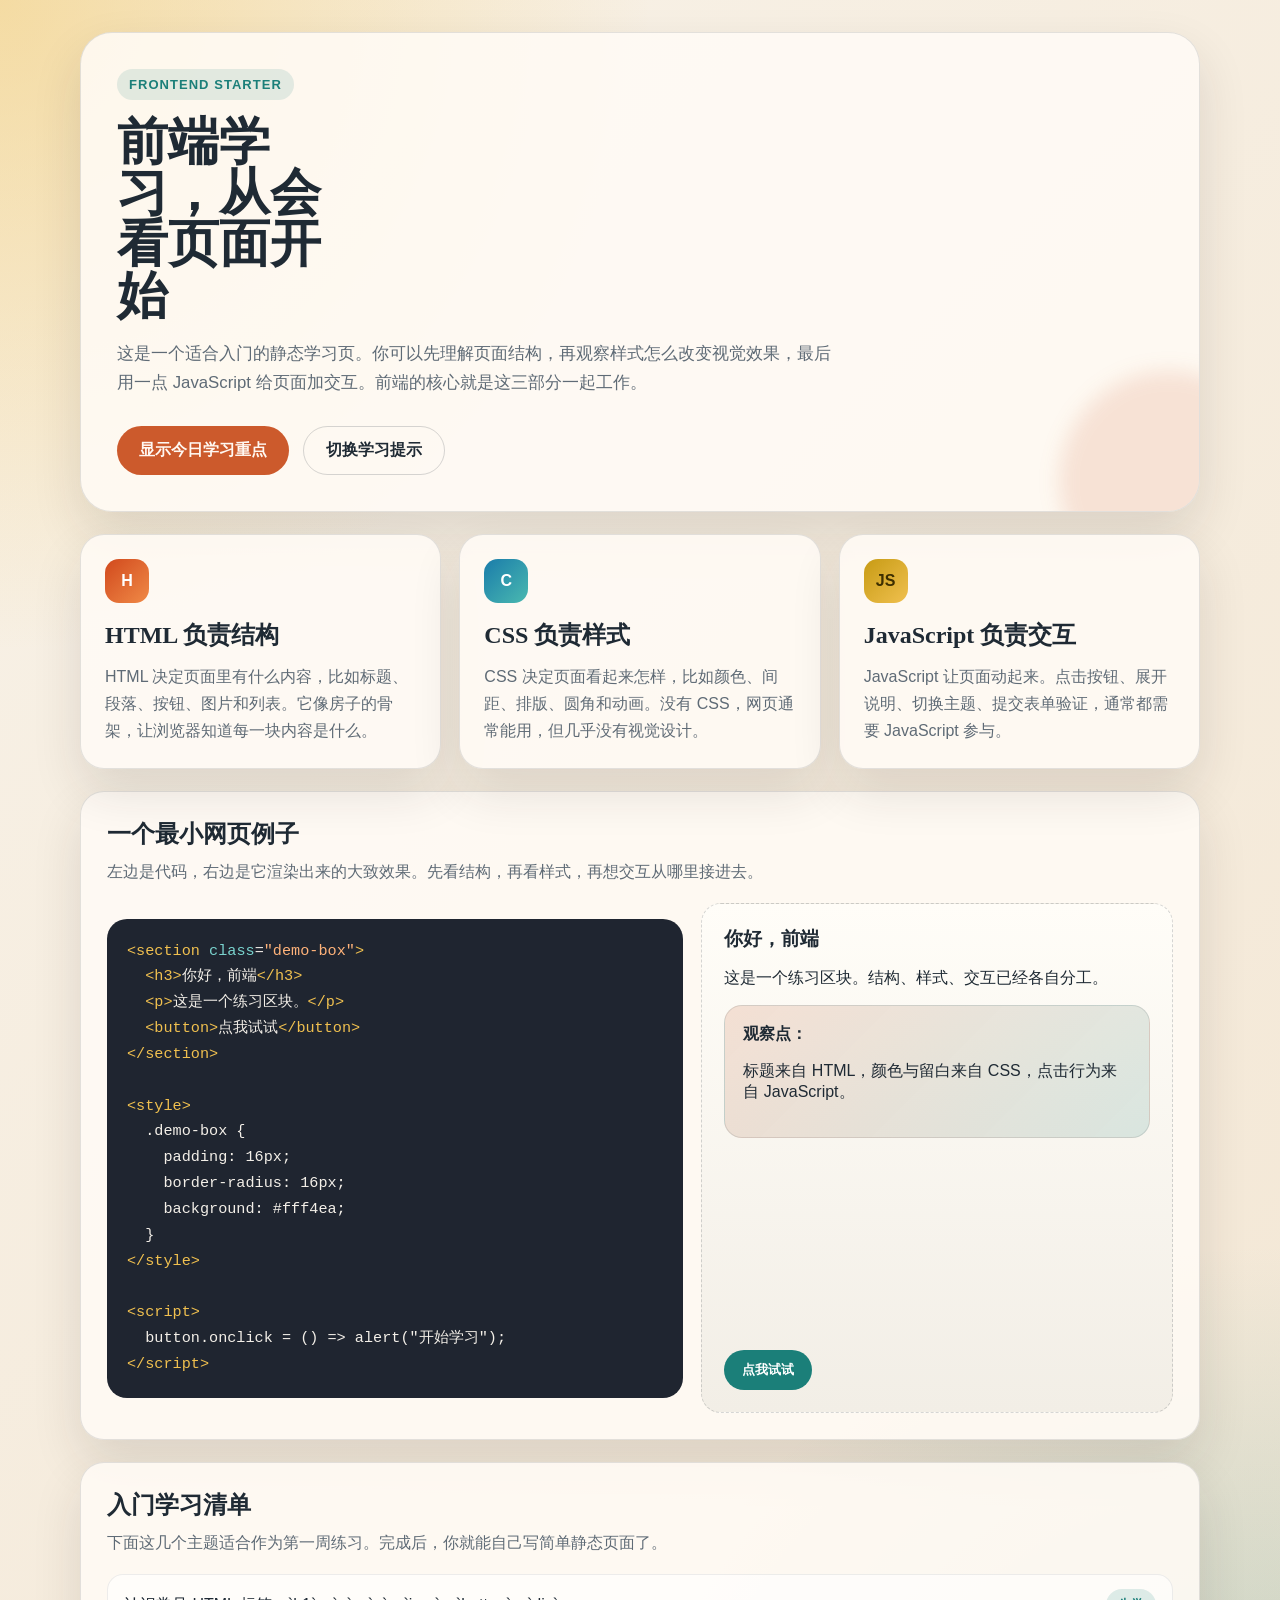
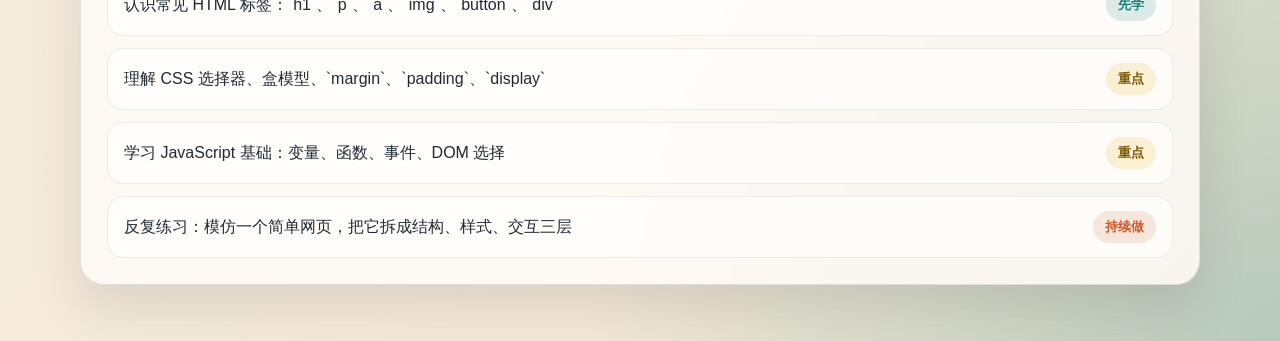
<file: index.html>
<!DOCTYPE html>
<html lang="zh-CN">
<head>
  <meta charset="UTF-8">
  <meta name="viewport" content="width=device-width, initial-scale=1.0">
  <title>前端学习起步页</title>
  <style>
    :root {
      --bg: #f5efe4;
      --paper: rgba(255, 251, 245, 0.88);
      --ink: #1f2a34;
      --muted: #5f6b76;
      --line: rgba(31, 42, 52, 0.12);
      --accent: #cc5a2c;
      --accent-2: #1b7f79;
      --accent-3: #f0c04f;
      --shadow: 0 22px 50px rgba(42, 37, 30, 0.12);
      --radius: 24px;
    }

    * {
      box-sizing: border-box;
    }

    body {
      margin: 0;
      font-family: "Segoe UI", "PingFang SC", "Microsoft YaHei", sans-serif;
      color: var(--ink);
      background:
        radial-gradient(circle at top left, rgba(240, 192, 79, 0.45), transparent 28%),
        radial-gradient(circle at bottom right, rgba(27, 127, 121, 0.28), transparent 30%),
        linear-gradient(135deg, #f8f2e8 0%, #f3e6d3 100%);
      min-height: 100vh;
    }

    .page {
      width: min(1120px, calc(100% - 32px));
      margin: 0 auto;
      padding: 32px 0 56px;
    }

    .hero {
      background: var(--paper);
      border: 1px solid var(--line);
      border-radius: calc(var(--radius) + 8px);
      box-shadow: var(--shadow);
      overflow: hidden;
      position: relative;
      padding: 36px;
    }

    .hero::after {
      content: "";
      position: absolute;
      inset: auto -80px -80px auto;
      width: 220px;
      height: 220px;
      border-radius: 50%;
      background: rgba(204, 90, 44, 0.14);
      filter: blur(10px);
    }

    .eyebrow {
      display: inline-block;
      padding: 8px 12px;
      border-radius: 999px;
      background: rgba(27, 127, 121, 0.12);
      color: var(--accent-2);
      font-size: 13px;
      font-weight: 700;
      letter-spacing: 0.08em;
      text-transform: uppercase;
    }

    h1, h2, h3 {
      font-family: Georgia, "Times New Roman", serif;
      margin: 0;
    }

    h1 {
      font-size: clamp(2.2rem, 4vw, 4rem);
      line-height: 1;
      margin-top: 16px;
      max-width: 9ch;
    }

    .hero p {
      max-width: 720px;
      color: var(--muted);
      font-size: 1.05rem;
      line-height: 1.75;
      margin: 18px 0 0;
    }

    .hero-actions {
      display: flex;
      flex-wrap: wrap;
      gap: 14px;
      margin-top: 28px;
    }

    .btn {
      border: none;
      border-radius: 999px;
      padding: 13px 22px;
      font-size: 0.98rem;
      font-weight: 700;
      cursor: pointer;
      transition: transform 0.25s ease, box-shadow 0.25s ease, background 0.25s ease;
    }

    .btn:hover {
      transform: translateY(-2px);
      box-shadow: 0 12px 24px rgba(31, 42, 52, 0.14);
    }

    .btn-primary {
      background: var(--accent);
      color: #fff8f2;
    }

    .btn-secondary {
      background: transparent;
      color: var(--ink);
      border: 1px solid rgba(31, 42, 52, 0.18);
    }

    .grid {
      display: grid;
      grid-template-columns: repeat(12, 1fr);
      gap: 18px;
      margin-top: 22px;
    }

    .card {
      grid-column: span 4;
      background: var(--paper);
      border: 1px solid var(--line);
      border-radius: var(--radius);
      box-shadow: var(--shadow);
      padding: 24px;
      transform: translateY(24px);
      opacity: 0;
      animation: float-in 0.7s ease forwards;
    }

    .card:nth-child(2) {
      animation-delay: 0.12s;
    }

    .card:nth-child(3) {
      animation-delay: 0.24s;
    }

    .card-mark {
      width: 44px;
      height: 44px;
      border-radius: 14px;
      display: grid;
      place-items: center;
      color: white;
      font-weight: 800;
      margin-bottom: 16px;
    }

    .mark-html {
      background: linear-gradient(135deg, #d1491d, #f08a47);
    }

    .mark-css {
      background: linear-gradient(135deg, #1a7caa, #4ab9b0);
    }

    .mark-js {
      background: linear-gradient(135deg, #c79b14, #f0c04f);
      color: #3d2f00;
    }

    .card p {
      color: var(--muted);
      line-height: 1.7;
      margin: 12px 0 0;
    }

    .code-lab,
    .checklist {
      margin-top: 22px;
      background: var(--paper);
      border: 1px solid var(--line);
      border-radius: var(--radius);
      box-shadow: var(--shadow);
      padding: 26px;
    }

    .section-head {
      display: flex;
      justify-content: space-between;
      align-items: flex-start;
      gap: 16px;
      margin-bottom: 18px;
    }

    .section-head p {
      margin: 8px 0 0;
      color: var(--muted);
      max-width: 680px;
      line-height: 1.7;
    }

    .lab-layout {
      display: grid;
      grid-template-columns: 1.1fr 0.9fr;
      gap: 18px;
    }

    .snippet {
      background: #1f2530;
      color: #f3efe8;
      border-radius: 20px;
      padding: 20px;
      overflow: auto;
      font-size: 0.95rem;
      line-height: 1.7;
      min-height: 280px;
    }

    .snippet .tag {
      color: #f0c04f;
    }

    .snippet .attr {
      color: #7ad4cf;
    }

    .snippet .value {
      color: #ffb37a;
    }

    .preview {
      border-radius: 20px;
      padding: 22px;
      background: linear-gradient(180deg, #fffdf8, #f2eee6);
      border: 1px dashed rgba(31, 42, 52, 0.18);
      min-height: 280px;
      display: flex;
      flex-direction: column;
      justify-content: space-between;
    }

    .demo-box {
      background: linear-gradient(135deg, rgba(204, 90, 44, 0.16), rgba(27, 127, 121, 0.14));
      border: 1px solid rgba(31, 42, 52, 0.12);
      border-radius: 18px;
      padding: 18px;
      margin-top: 16px;
    }

    .preview button {
      align-self: flex-start;
      border: none;
      background: var(--accent-2);
      color: white;
      border-radius: 999px;
      padding: 11px 18px;
      font-weight: 700;
      cursor: pointer;
    }

    .checklist ul {
      list-style: none;
      padding: 0;
      margin: 18px 0 0;
      display: grid;
      gap: 12px;
    }

    .checklist li {
      padding: 14px 16px;
      border-radius: 16px;
      background: rgba(255, 255, 255, 0.62);
      border: 1px solid rgba(31, 42, 52, 0.08);
      display: flex;
      justify-content: space-between;
      gap: 18px;
      align-items: center;
    }

    .pill {
      font-size: 0.82rem;
      font-weight: 700;
      padding: 7px 12px;
      border-radius: 999px;
      white-space: nowrap;
    }

    .pill.easy {
      background: rgba(27, 127, 121, 0.14);
      color: var(--accent-2);
    }

    .pill.medium {
      background: rgba(240, 192, 79, 0.22);
      color: #7a5600;
    }

    .pill.keep {
      background: rgba(204, 90, 44, 0.14);
      color: var(--accent);
    }

    .note {
      margin-top: 18px;
      padding: 16px 18px;
      border-left: 4px solid var(--accent);
      background: rgba(204, 90, 44, 0.08);
      border-radius: 0 16px 16px 0;
      line-height: 1.7;
      color: var(--muted);
    }

    .hidden {
      display: none;
    }

    @keyframes float-in {
      to {
        opacity: 1;
        transform: translateY(0);
      }
    }

    @media (max-width: 920px) {
      .card {
        grid-column: span 12;
      }

      .lab-layout {
        grid-template-columns: 1fr;
      }
    }

    @media (max-width: 640px) {
      .page {
        width: min(100% - 20px, 1120px);
        padding-top: 20px;
      }

      .hero,
      .card,
      .code-lab,
      .checklist {
        padding: 20px;
        border-radius: 20px;
      }

      h1 {
        max-width: 100%;
      }

      .section-head {
        flex-direction: column;
      }

      .checklist li {
        flex-direction: column;
        align-items: flex-start;
      }
    }
  </style>
</head>
<body>
  <main class="page">
    <section class="hero">
      <span class="eyebrow">Frontend Starter</span>
      <h1>前端学习，从会看页面开始</h1>
      <p>
        这是一个适合入门的静态学习页。你可以先理解页面结构，再观察样式怎么改变视觉效果，最后用一点 JavaScript
        给页面加交互。前端的核心就是这三部分一起工作。
      </p>
      <div class="hero-actions">
        <button class="btn btn-primary" id="focusBtn">显示今日学习重点</button>
        <button class="btn btn-secondary" id="toggleBtn">切换学习提示</button>
      </div>
      <div class="note hidden" id="studyNote">
        建议顺序：先学 HTML 语义标签，再学 CSS 盒模型与布局，最后学 JavaScript 如何选中元素并响应点击事件。
      </div>
    </section>

    <section class="grid">
      <article class="card">
        <div class="card-mark mark-html">H</div>
        <h2>HTML 负责结构</h2>
        <p>
          HTML 决定页面里有什么内容，比如标题、段落、按钮、图片和列表。它像房子的骨架，让浏览器知道每一块内容是什么。
        </p>
      </article>
      <article class="card">
        <div class="card-mark mark-css">C</div>
        <h2>CSS 负责样式</h2>
        <p>
          CSS 决定页面看起来怎样，比如颜色、间距、排版、圆角和动画。没有 CSS，网页通常能用，但几乎没有视觉设计。
        </p>
      </article>
      <article class="card">
        <div class="card-mark mark-js">JS</div>
        <h2>JavaScript 负责交互</h2>
        <p>
          JavaScript 让页面动起来。点击按钮、展开说明、切换主题、提交表单验证，通常都需要 JavaScript 参与。
        </p>
      </article>
    </section>

    <section class="code-lab">
      <div class="section-head">
        <div>
          <h2>一个最小网页例子</h2>
          <p>左边是代码，右边是它渲染出来的大致效果。先看结构，再看样式，再想交互从哪里接进去。</p>
        </div>
      </div>
      <div class="lab-layout">
        <pre class="snippet"><code><span class="tag">&lt;section</span> <span class="attr">class</span>=<span class="value">"demo-box"</span><span class="tag">&gt;</span>
  <span class="tag">&lt;h3&gt;</span>你好，前端<span class="tag">&lt;/h3&gt;</span>
  <span class="tag">&lt;p&gt;</span>这是一个练习区块。<span class="tag">&lt;/p&gt;</span>
  <span class="tag">&lt;button&gt;</span>点我试试<span class="tag">&lt;/button&gt;</span>
<span class="tag">&lt;/section&gt;</span>

<span class="tag">&lt;style&gt;</span>
  .demo-box {
    padding: 16px;
    border-radius: 16px;
    background: #fff4ea;
  }
<span class="tag">&lt;/style&gt;</span>

<span class="tag">&lt;script&gt;</span>
  button.onclick = () =&gt; alert("开始学习");
<span class="tag">&lt;/script&gt;</span></code></pre>

        <div class="preview">
          <div>
            <h3>你好，前端</h3>
            <p>这是一个练习区块。结构、样式、交互已经各自分工。</p>
            <div class="demo-box">
              <strong>观察点：</strong>
              <p>标题来自 HTML，颜色与留白来自 CSS，点击行为来自 JavaScript。</p>
            </div>
          </div>
          <button id="demoBtn">点我试试</button>
        </div>
      </div>
    </section>

    <section class="checklist">
      <div class="section-head">
        <div>
          <h2>入门学习清单</h2>
          <p>下面这几个主题适合作为第一周练习。完成后，你就能自己写简单静态页面了。</p>
        </div>
      </div>
      <ul>
        <li>
          <span>认识常见 HTML 标签：`h1`、`p`、`a`、`img`、`button`、`div`</span>
          <span class="pill easy">先学</span>
        </li>
        <li>
          <span>理解 CSS 选择器、盒模型、`margin`、`padding`、`display`</span>
          <span class="pill medium">重点</span>
        </li>
        <li>
          <span>学习 JavaScript 基础：变量、函数、事件、DOM 选择</span>
          <span class="pill medium">重点</span>
        </li>
        <li>
          <span>反复练习：模仿一个简单网页，把它拆成结构、样式、交互三层</span>
          <span class="pill keep">持续做</span>
        </li>
      </ul>
    </section>
  </main>

  <script>
    const studyNote = document.getElementById("studyNote");
    const focusBtn = document.getElementById("focusBtn");
    const toggleBtn = document.getElementById("toggleBtn");
    const demoBtn = document.getElementById("demoBtn");

    focusBtn.addEventListener("click", () => {
      studyNote.classList.remove("hidden");
      studyNote.textContent = "今日学习重点：HTML 语义标签、CSS 盒模型、JavaScript 点击事件。";
    });

    toggleBtn.addEventListener("click", () => {
      studyNote.classList.toggle("hidden");
      if (!studyNote.classList.contains("hidden")) {
        studyNote.textContent = "提示：看网页时多用浏览器开发者工具，边改边学会更快。";
      }
    });

    demoBtn.addEventListener("click", () => {
      demoBtn.textContent = "你已经触发了交互";
      demoBtn.style.background = "#cc5a2c";
    });
  </script>
</body>
</html>
</file>
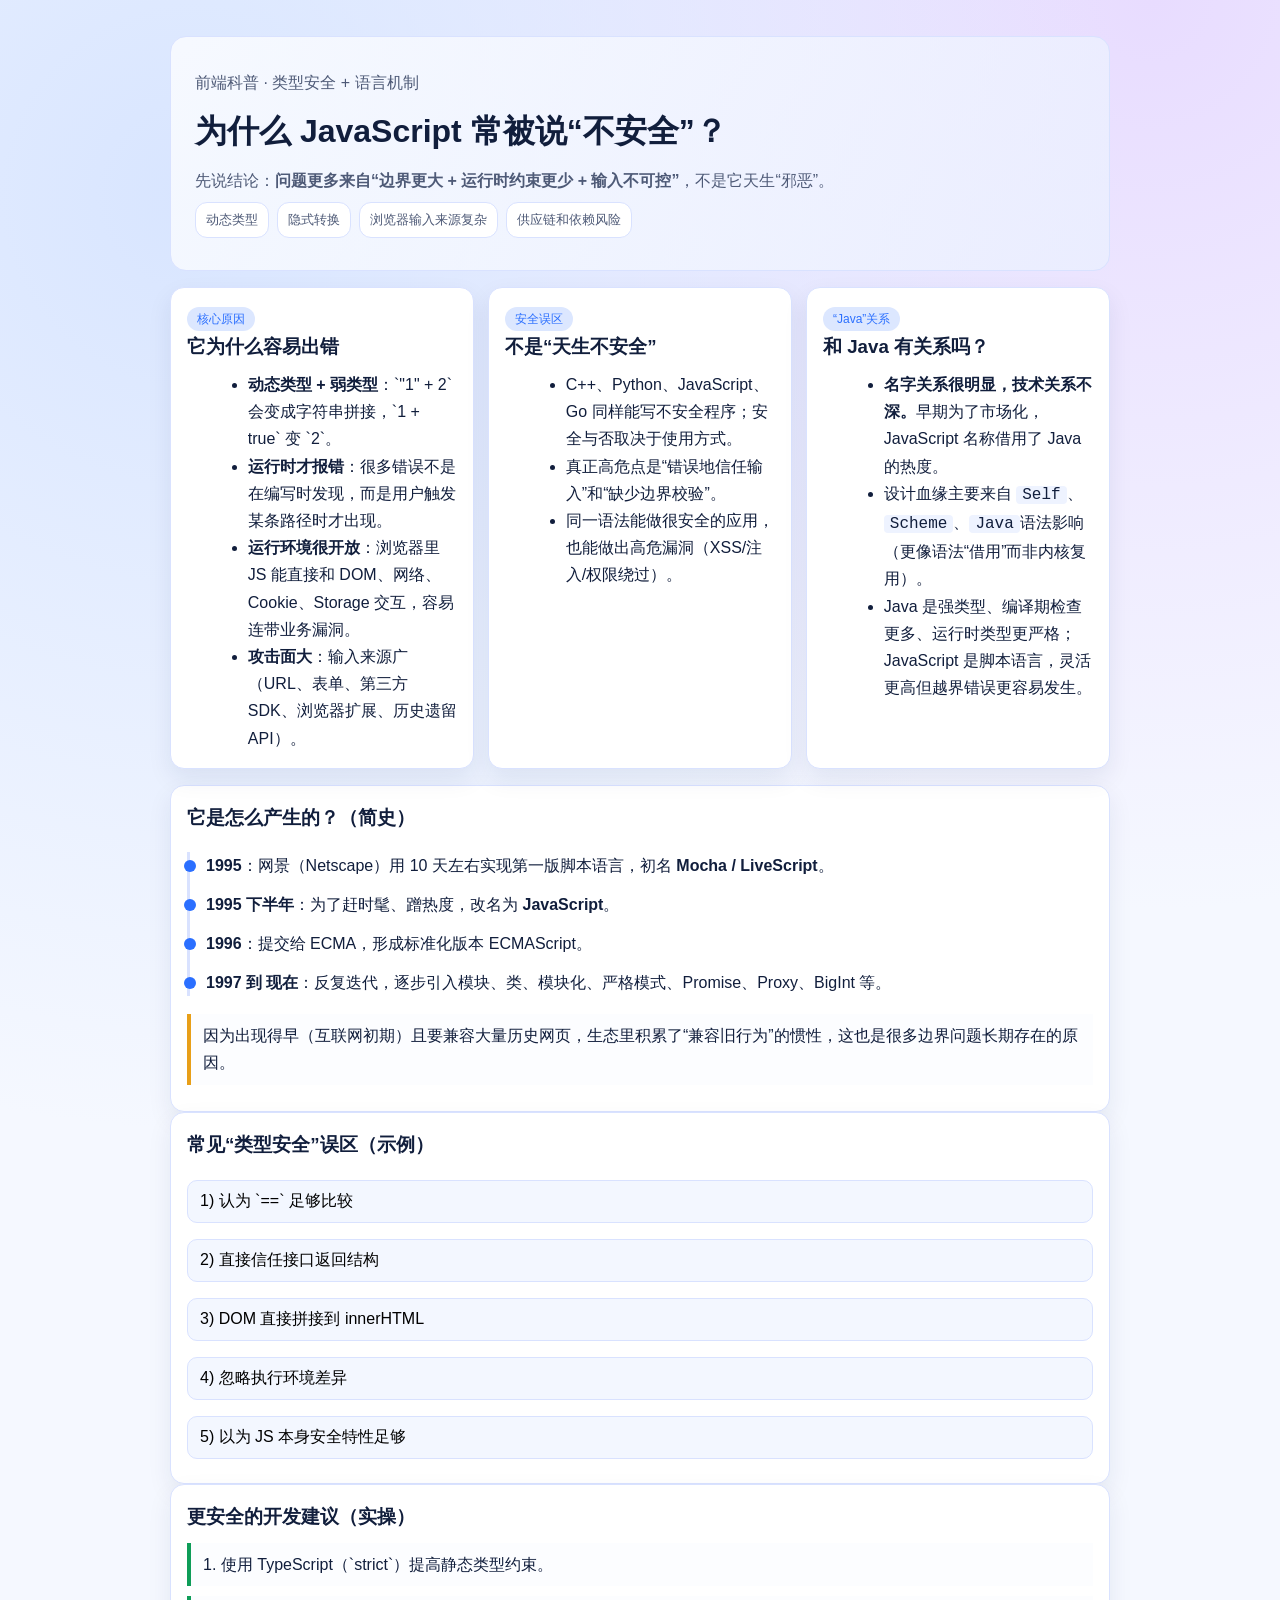
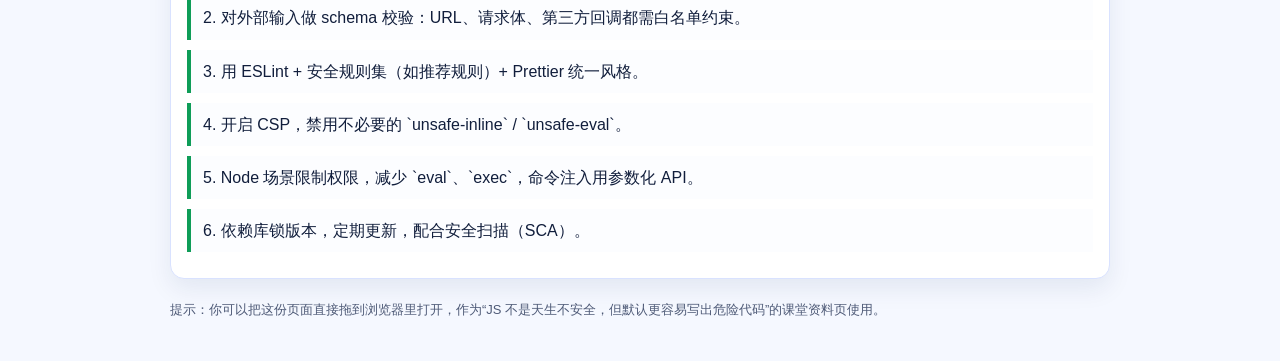
<file: js-unsafe.html>
<!doctype html>
<html lang="zh-CN">
<head>
  <meta charset="UTF-8" />
  <meta name="viewport" content="width=device-width, initial-scale=1.0" />
  <title>科普：为什么 JavaScript 容易出问题？</title>
  <style>
    :root {
      --bg: #f5f8ff;
      --card: #ffffff;
      --text: #111e3c;
      --muted: #4e5a77;
      --primary: #2b6fff;
      --line: #d9e2ff;
      --good: #0f9d58;
      --warn: #e89f18;
      --bad: #d64545;
    }
    * { box-sizing: border-box; }
    body {
      margin: 0;
      font-family: "Segoe UI", "PingFang SC", "Microsoft YaHei", sans-serif;
      background:
        radial-gradient(circle at 15% 10%, #d8e5ff 0, transparent 45%),
        radial-gradient(circle at 90% 0%, #e8dcff 0, transparent 40%),
        var(--bg);
      color: var(--text);
      line-height: 1.7;
    }
    .wrap {
      max-width: 980px;
      margin: 36px auto;
      padding: 0 20px;
    }
    .hero {
      background: linear-gradient(120deg, #ffffffbf, #eaf0ffbf);
      border: 1px solid var(--line);
      border-radius: 16px;
      padding: 24px;
      margin-bottom: 16px;
    }
    .hero h1 { margin: 0 0 8px; font-size: 32px; }
    .hero p { margin: 8px 0; color: var(--muted); }
    .grid {
      display: grid;
      gap: 14px;
      grid-template-columns: repeat(auto-fit, minmax(280px, 1fr));
      margin: 16px 0;
    }
    .card {
      background: var(--card);
      border: 1px solid var(--line);
      border-radius: 14px;
      padding: 16px;
      box-shadow: 0 10px 24px rgba(16, 35, 87, 0.08);
    }
    .card h3 {
      margin: 0 0 8px;
    }
    .tag {
      display: inline-block;
      margin-right: 8px;
      font-size: 12px;
      color: var(--primary);
      background: #dce7ff;
      border-radius: 999px;
      padding: 2px 10px;
    }
    ul { margin: 0.5em 0 0 1.3em; }
    code {
      font-family: Consolas, "Courier New", monospace;
      background: #eef3ff;
      padding: 0 6px;
      border-radius: 4px;
    }
    .timeline {
      margin: 18px 0;
      border-left: 3px solid var(--line);
      padding-left: 16px;
    }
    .timeline p {
      margin: 0 0 12px;
      position: relative;
    }
    .timeline p::before {
      content: "";
      position: absolute;
      left: -22px;
      top: 8px;
      width: 12px;
      height: 12px;
      border-radius: 50%;
      background: var(--primary);
    }
    .faq {
      margin-top: 12px;
    }
    .q {
      width: 100%;
      text-align: left;
      border: 1px solid var(--line);
      background: #f3f7ff;
      border-radius: 10px;
      padding: 10px 12px;
      margin: 8px 0;
      font-size: 16px;
      cursor: pointer;
    }
    .a {
      max-height: 0;
      overflow: hidden;
      transition: max-height .25s ease;
      padding: 0 12px;
      color: var(--muted);
      border-left: 2px solid var(--line);
      margin-left: 4px;
    }
    .a.open {
      max-height: 220px;
      padding: 10px 12px 0;
      margin-bottom: 8px;
    }
    .fact {
      border-left: 4px solid;
      padding: 8px 12px;
      margin: 10px 0;
      background: #fcfdff;
    }
    .fact.good { border-left-color: var(--good); }
    .fact.warn { border-left-color: var(--warn); }
    .fact.bad { border-left-color: var(--bad); }
    .badges {
      display: flex;
      flex-wrap: wrap;
      gap: 8px;
      margin: 8px 0;
    }
    .badge {
      border: 1px solid var(--line);
      background: #fff;
      border-radius: 12px;
      padding: 6px 10px;
      font-size: 13px;
      color: var(--muted);
    }
    footer {
      color: var(--muted);
      padding: 20px 0 4px;
      font-size: 13px;
    }
    @media (max-width: 640px) {
      .hero h1 { font-size: 28px; }
    }
  </style>
</head>
<body>
  <div class="wrap">
    <header class="hero">
      <p>前端科普 · 类型安全 + 语言机制</p>
      <h1>为什么 JavaScript 常被说“不安全”？</h1>
      <p>先说结论：<strong>问题更多来自“边界更大 + 运行时约束更少 + 输入不可控”</strong>，不是它天生“邪恶”。</p>
      <div class="badges">
        <span class="badge">动态类型</span>
        <span class="badge">隐式转换</span>
        <span class="badge">浏览器输入来源复杂</span>
        <span class="badge">供应链和依赖风险</span>
      </div>
    </header>

    <section class="grid">
      <article class="card">
        <span class="tag">核心原因</span>
        <h3>它为什么容易出错</h3>
        <ul>
          <li><strong>动态类型 + 弱类型</strong>：`"1" + 2` 会变成字符串拼接，`1 + true` 变 `2`。</li>
          <li><strong>运行时才报错</strong>：很多错误不是在编写时发现，而是用户触发某条路径时才出现。</li>
          <li><strong>运行环境很开放</strong>：浏览器里 JS 能直接和 DOM、网络、Cookie、Storage 交互，容易连带业务漏洞。</li>
          <li><strong>攻击面大</strong>：输入来源广（URL、表单、第三方 SDK、浏览器扩展、历史遗留 API）。</li>
        </ul>
      </article>

      <article class="card">
        <span class="tag">安全误区</span>
        <h3>不是“天生不安全”</h3>
        <ul>
          <li>C++、Python、JavaScript、Go 同样能写不安全程序；安全与否取决于使用方式。</li>
          <li>真正高危点是“错误地信任输入”和“缺少边界校验”。</li>
          <li>同一语法能做很安全的应用，也能做出高危漏洞（XSS/注入/权限绕过）。</li>
        </ul>
      </article>

      <article class="card">
        <span class="tag">“Java”关系</span>
        <h3>和 Java 有关系吗？</h3>
        <ul>
          <li><strong>名字关系很明显，技术关系不深。</strong>早期为了市场化，JavaScript 名称借用了 Java 的热度。</li>
          <li>设计血缘主要来自 <code>Self</code>、<code>Scheme</code>、<code>Java</code>语法影响（更像语法“借用”而非内核复用）。</li>
          <li>Java 是强类型、编译期检查更多、运行时类型更严格；JavaScript 是脚本语言，灵活更高但越界错误更容易发生。</li>
        </ul>
      </article>
    </section>

    <section class="card">
      <h3>它是怎么产生的？（简史）</h3>
      <div class="timeline">
        <p><strong>1995</strong>：网景（Netscape）用 10 天左右实现第一版脚本语言，初名 <strong>Mocha / LiveScript</strong>。</p>
        <p><strong>1995 下半年</strong>：为了赶时髦、蹭热度，改名为 <strong>JavaScript</strong>。</p>
        <p><strong>1996</strong>：提交给 ECMA，形成标准化版本 ECMAScript。</p>
        <p><strong>1997 到 现在</strong>：反复迭代，逐步引入模块、类、模块化、严格模式、Promise、Proxy、BigInt 等。</p>
      </div>
      <p class="fact warn">因为出现得早（互联网初期）且要兼容大量历史网页，生态里积累了“兼容旧行为”的惯性，这也是很多边界问题长期存在的原因。</p>
    </section>

    <section class="card">
      <h3>常见“类型安全”误区（示例）</h3>
      <div class="faq">
        <button class="q">1) 认为 `==` 足够比较</button>
        <div class="a"><p>会触发隐式转换，`"0" == 0`、`"" == false` 等可能改变逻辑分支。生产环境应默认用 <code>===</code> 并显式转换。</p></div>

        <button class="q">2) 直接信任接口返回结构</button>
        <div class="a"><p>接口可能返回 <code>null</code>、字符串、对象缺字段。应先做 schema 校验（如 zod）、再进入核心逻辑。</p></div>

        <button class="q">3) DOM 直接拼接到 innerHTML</button>
        <div class="a"><p>未净化内容会引发 XSS。若要插入文本，优先用 <code>textContent</code>，HTML 必须经过严格清洗。</p></div>

        <button class="q">4) 忽略执行环境差异</button>
        <div class="a"><p>不同浏览器/Node 版本下对象原型、全局对象、内置 API 行为可能有差异，导致不可预期路径。加 lint + 严格构建和兼容检查。</p></div>

        <button class="q">5) 以为 JS 本身安全特性足够</button>
        <div class="a"><p>要结合 CSP、CORS、Samesite、CSRF Token、CSP Nonce、Trusted Types、依赖锁定和供应链扫描。</p></div>
      </div>
    </section>

    <section class="card">
      <h3>更安全的开发建议（实操）</h3>
      <div class="fact good">1. 使用 TypeScript（`strict`）提高静态类型约束。</div>
      <div class="fact good">2. 对外部输入做 schema 校验：URL、请求体、第三方回调都需白名单约束。</div>
      <div class="fact good">3. 用 ESLint + 安全规则集（如推荐规则）+ Prettier 统一风格。</div>
      <div class="fact good">4. 开启 CSP，禁用不必要的 `unsafe-inline` / `unsafe-eval`。</div>
      <div class="fact good">5. Node 场景限制权限，减少 `eval`、`exec`，命令注入用参数化 API。</div>
      <div class="fact good">6. 依赖库锁版本，定期更新，配合安全扫描（SCA）。</div>
    </section>

    <footer>提示：你可以把这份页面直接拖到浏览器里打开，作为“JS 不是天生不安全，但默认更容易写出危险代码”的课堂资料页使用。</footer>
  </div>

  <script>
    const btns = document.querySelectorAll(".q");
    btns.forEach((btn, i) => {
      btn.addEventListener("click", () => {
        const ans = btn.nextElementSibling;
        const open = ans.classList.contains("open");
        document.querySelectorAll(".a.open").forEach(x => {
          if (x !== ans) x.classList.remove("open");
        });
        ans.classList.toggle("open", !open);
      });
    });
  </script>
</body>
</html>
</file>
